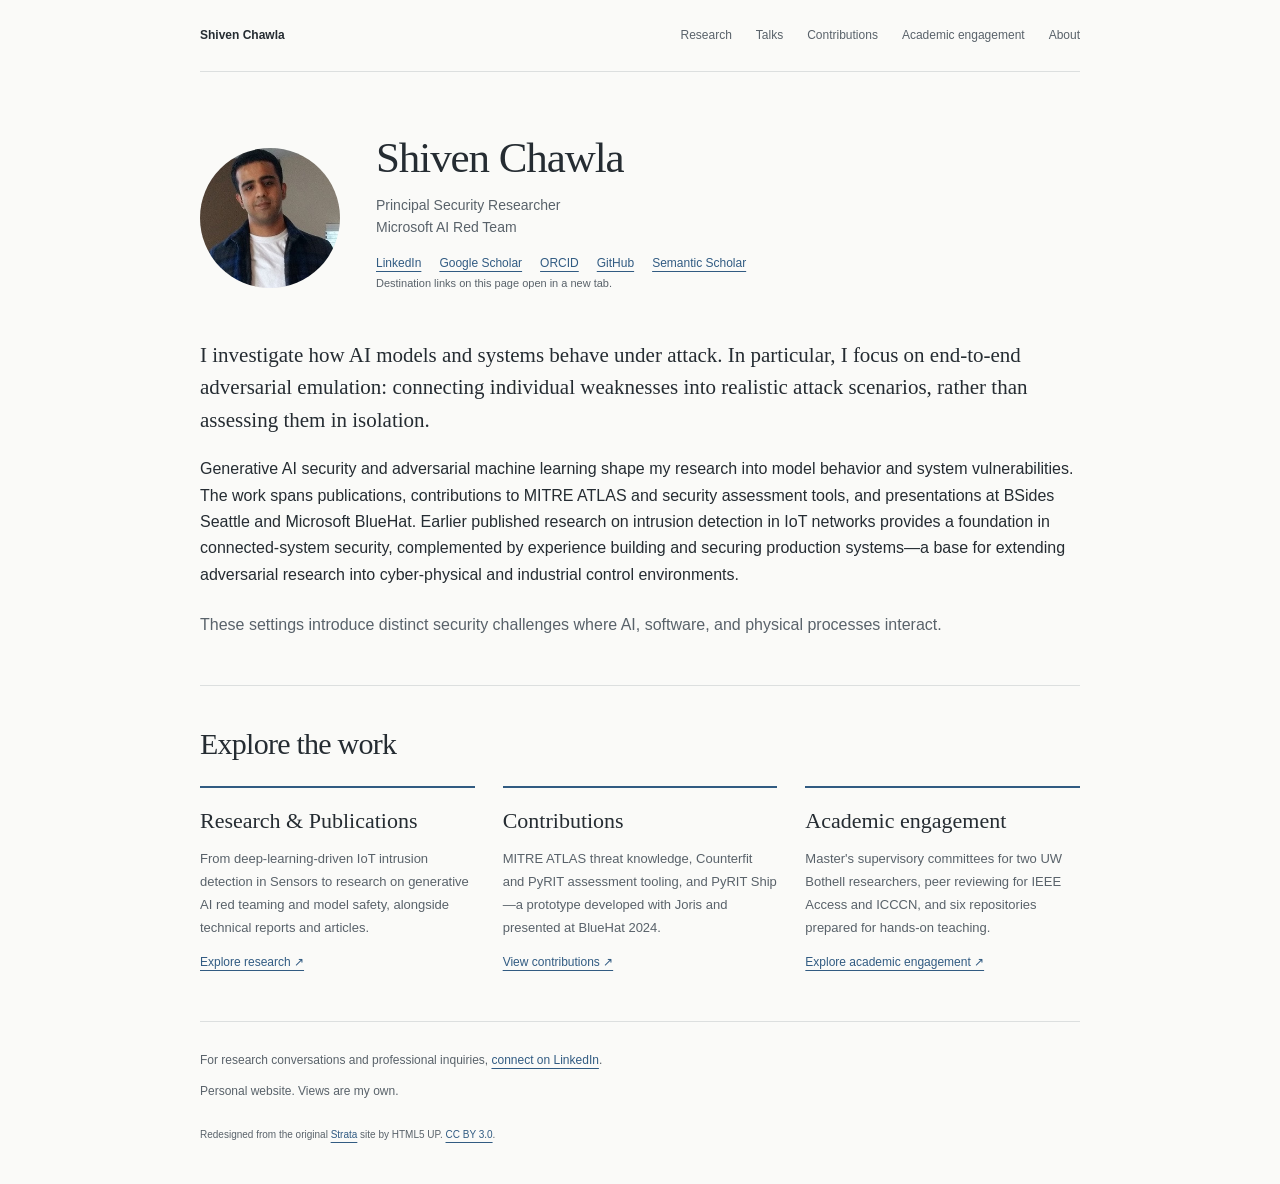
<file: index.html>
<!doctype html>
<html lang="en">
<head>
  <meta charset="utf-8">
  <meta name="viewport" content="width=device-width, initial-scale=1">
  <meta name="description" content="Shiven Chawla, Principal Security Researcher on Microsoft's AI Red Team. Cybersecurity and AI security research, adversarial emulation, publications, and academic engagement.">
  <meta name="theme-color" content="#fafaf8">
  <meta property="og:title" content="Shiven Chawla | Cybersecurity &amp; AI Security Research">
  <meta property="og:description" content="AI red teaming and end-to-end adversarial emulation, with published security research, contributions to MITRE ATLAS and AI assessment tools, and graduate research supervision.">
  <meta property="og:type" content="website">
  <meta property="og:url" content="https://shivenchawla.com/">
  <link rel="canonical" href="https://shivenchawla.com/">
  <link rel="stylesheet" href="assets/css/studio.css">
  <title>Shiven Chawla | Cybersecurity &amp; AI Security Research</title>
</head>
<body>
  <a class="skip-link" href="#main">Skip to content</a>
  <header class="site-header page-width">
    <a class="home-link" href="index.html">Shiven Chawla</a>
    <nav aria-label="Main navigation">
      <a href="research.html" target="_blank" rel="noopener noreferrer" aria-describedby="new-tab-note">Research</a>
      <a href="talks.html" target="_blank" rel="noopener noreferrer" aria-describedby="new-tab-note">Talks</a>
      <a href="contributions.html" target="_blank" rel="noopener noreferrer" aria-describedby="new-tab-note">Contributions</a>
      <a href="service.html" target="_blank" rel="noopener noreferrer" aria-describedby="new-tab-note">Academic engagement</a>
      <a href="about.html" target="_blank" rel="noopener noreferrer" aria-describedby="new-tab-note">About</a>
    </nav>
  </header>
  <main id="main" class="page-width">
    <section class="introduction" id="top" aria-labelledby="intro-title">
      <div class="profile-heading">
        <img class="portrait" src="images/avatar.jpg" alt="Shiven Chawla" width="140" height="140">
        <div>
          <h1 id="intro-title">Shiven Chawla</h1>
          <p class="role">Principal Security Researcher<br>Microsoft AI Red Team</p>
          <div class="profile-links" aria-label="Professional and research profiles">
            <a href="https://www.linkedin.com/in/shivenchawla/" target="_blank" rel="noopener noreferrer" aria-describedby="new-tab-note">LinkedIn</a>
            <a href="https://scholar.google.com/citations?hl=en&amp;user=bYypffMAAAAJ" target="_blank" rel="noopener noreferrer" aria-describedby="new-tab-note">Google Scholar</a>
            <a href="https://orcid.org/0000-0002-0583-6494" target="_blank" rel="noopener noreferrer" aria-describedby="new-tab-note">ORCID</a>
            <a href="https://github.com/shivenchawla" target="_blank" rel="noopener noreferrer" aria-describedby="new-tab-note">GitHub</a>
            <a href="https://www.semanticscholar.org/author/Shiven-Chawla/26636213" target="_blank" rel="noopener noreferrer" aria-describedby="new-tab-note">Semantic Scholar</a>
          </div>
          <p class="new-tab-note" id="new-tab-note">Destination links on this page open in a new tab.</p>
        </div>
      </div>
      <div class="introduction-copy">
        <p class="lead">I investigate how AI models and systems behave under attack. In particular, I focus on end-to-end adversarial emulation: connecting individual weaknesses into realistic attack scenarios, rather than assessing them in isolation.</p>
        <p>Generative AI security and adversarial machine learning shape my research into model behavior and system vulnerabilities. The work spans publications, contributions to MITRE ATLAS and security assessment tools, and presentations at BSides Seattle and Microsoft BlueHat. Earlier published research on intrusion detection in IoT networks provides a foundation in connected-system security, complemented by experience building and securing production systems—a base for extending adversarial research into cyber-physical and industrial control environments.</p>
        <p class="research-outlook">These settings introduce distinct security challenges where AI, software, and physical processes interact.</p>
      </div>
    </section>

    <section class="page-section" aria-labelledby="highlights-title">
      <div class="section-heading">
        <h2 id="highlights-title">Explore the work</h2>
      </div>
      <div class="highlights">
        <article class="highlight">
          <h3>Research &amp; Publications</h3>
          <p>From deep-learning-driven IoT intrusion detection in <cite>Sensors</cite> to research on generative AI red teaming and model safety, alongside technical reports and articles.</p>
          <a href="research.html" target="_blank" rel="noopener noreferrer" aria-describedby="new-tab-note">Explore research &nearr;</a>
        </article>
        <article class="highlight">
          <h3>Contributions</h3>
          <p>MITRE ATLAS threat knowledge, Counterfit and PyRIT assessment tooling, and PyRIT Ship—a prototype developed with Joris and presented at BlueHat 2024.</p>
          <a href="contributions.html" target="_blank" rel="noopener noreferrer" aria-describedby="new-tab-note">View contributions &nearr;</a>
        </article>
        <article class="highlight">
          <h3>Academic engagement</h3>
          <p>Master's supervisory committees for two UW Bothell researchers, peer reviewing for IEEE Access and ICCCN, and six repositories prepared for hands-on teaching.</p>
          <a href="service.html" target="_blank" rel="noopener noreferrer" aria-describedby="new-tab-note">Explore academic engagement &nearr;</a>
        </article>
      </div>
    </section>
  </main>
  <footer class="site-footer page-width">
    <p>For research conversations and professional inquiries, <a href="https://www.linkedin.com/in/shivenchawla/" target="_blank" rel="noopener noreferrer" aria-describedby="new-tab-note">connect on LinkedIn</a>.</p>
    <p>Personal website. Views are my own.</p>
    <p class="credits">Redesigned from the original <a href="https://html5up.net/strata" target="_blank" rel="noopener noreferrer" aria-describedby="new-tab-note">Strata</a> site by HTML5 UP. <a href="https://creativecommons.org/licenses/by/3.0/" target="_blank" rel="noopener noreferrer" aria-describedby="new-tab-note">CC BY 3.0</a>.</p>
  </footer>
</body>
</html>
</file>
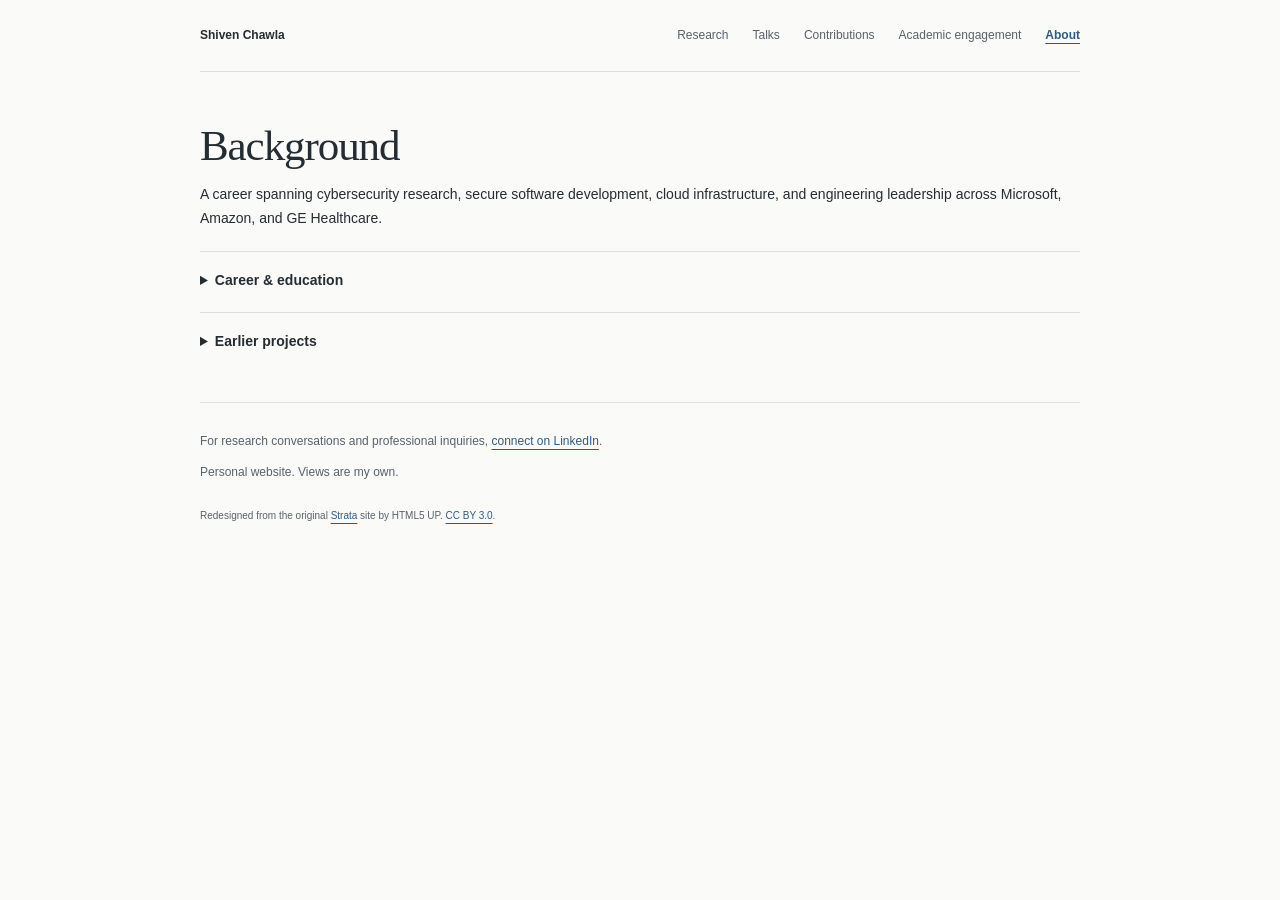
<file: about.html>
<!doctype html>
<html lang="en">
<head>
  <meta charset="utf-8">
  <meta name="viewport" content="width=device-width, initial-scale=1">
  <meta name="description" content="Shiven Chawla, Principal Security Researcher on Microsoft's AI Red Team. Cybersecurity and AI security research, adversarial emulation, publications, and academic engagement.">
  <meta name="theme-color" content="#fafaf8">
  <meta property="og:title" content="About | Shiven Chawla">
  <meta property="og:description" content="Research in AI red teaming, adversarial machine learning, and connected-system security.">
  <meta property="og:type" content="website">
  <meta property="og:url" content="https://shivenchawla.com/about.html">
  <link rel="canonical" href="https://shivenchawla.com/about.html">
  <link rel="stylesheet" href="assets/css/studio.css">
  
  <title>About | Shiven Chawla</title>
</head>
<body>
  <a class="skip-link" href="#main">Skip to content</a>
  <header class="site-header page-width">
    <a class="home-link" href="index.html">Shiven Chawla</a>
    <nav aria-label="Main navigation">
      <a href="research.html">Research</a>
      <a href="talks.html">Talks</a>
      <a href="contributions.html">Contributions</a>
      <a href="service.html">Academic engagement</a>
      <a href="about.html" aria-current="page">About</a>
    </nav>
  </header>
  <main id="main" class="page-width">
    <section class="page-section" id="background" aria-labelledby="background-title">
      <h1 id="background-title">Background</h1>
      <p>A career spanning cybersecurity research, secure software development, cloud infrastructure, and engineering leadership across Microsoft, Amazon, and GE Healthcare.</p>
      <details class="career-details">
        <summary>Career &amp; education</summary>
        <ol class="timeline">
          <li><span class="timeline-date">2023–present</span><div><h3>Microsoft · AI Red Team</h3><p>Offensive security and AI security research. Principal Security Researcher since September 2026, following Senior Security Researcher and Offsec Engineer II roles.</p></div></li>
          <li><span class="timeline-date">2022–2023</span><div><h3>Microsoft · Azure Trustworthy Machine Learning</h3><p>AI security assessment tooling and adversarial ML. The team later became AI Red Team.</p></div></li>
          <li><span class="timeline-date">2021–2022</span><div><h3>Microsoft · Azure Core / Autopilot</h3><p>Software engineering for cloud infrastructure and fleet management.</p></div></li>
          <li><span class="timeline-date">2020–2021</span><div><h3>Amazon · Payments</h3><p>Software engineering for payment services and machine-learning pipelines.</p></div></li>
          <li><span class="timeline-date">2018–2020</span><div><h3>GE Healthcare</h3><p>Software Engineer Project Lead and Privacy and Security Representative. Cloud-native platform development, threat modeling, security assessment, and secure development practices.</p></div></li>
          <li><span class="timeline-date">2017–2018</span><div><h3>Amazon Web Services · Lumberyard</h3><p>Software development in test and test automation architecture.</p></div></li>
          <li><span class="timeline-date">2015–2017</span><div><h3>University of Washington Bothell</h3><p>M.S., Cyber Security Engineering. Graduate research on ML-based intrusion detection for IoT networks, software security consulting, and teaching assistance in 2016–2017.</p></div></li>
          <li><span class="timeline-date">2015</span><div><h3>Caterpillar</h3><p>Software development and automation for logistics operations.</p></div></li>
          <li><span class="timeline-date">2013</span><div><h3>Beehive Systems</h3><p>Software development internship focused on real-time multimedia processing and archival.</p></div></li>
          <li><span class="timeline-date">2010–2014</span><div><h3>Sharda University</h3><p>B.Tech., Computer Science &amp; Engineering.</p></div></li>
        </ol>
      </details>
      <details class="archive">
        <summary>Earlier projects</summary>
        <p>Selected projects from the original portfolio.</p>
        <ul>
          <li><a href="service.html#teaching">Security teaching resources and interactive labs</a></li>
          <li>Virtual Student Advisor: <a href="https://github.com/VSAResearchGroup/MathEngine">MathEngine</a></li>
          <li><a href="https://bitbucket.org/account/user/me_chawlashiven/projects/CSS527">Cryptography &amp; Data Assurance</a> · <a href="https://bitbucket.org/account/user/me_chawlashiven/projects/CSS579">Malware Reverse Engineering</a></li>
        </ul>
      </details>
    </section>
  </main>
  <footer class="site-footer page-width">
    <p>For research conversations and professional inquiries, <a href="https://www.linkedin.com/in/shivenchawla/">connect on LinkedIn</a>.</p>
    <p>Personal website. Views are my own.</p>
    <p class="credits">Redesigned from the original <a href="https://html5up.net/strata">Strata</a> site by HTML5 UP. <a href="https://creativecommons.org/licenses/by/3.0/">CC BY 3.0</a>.</p>
  </footer>
</body>
</html>
</file>
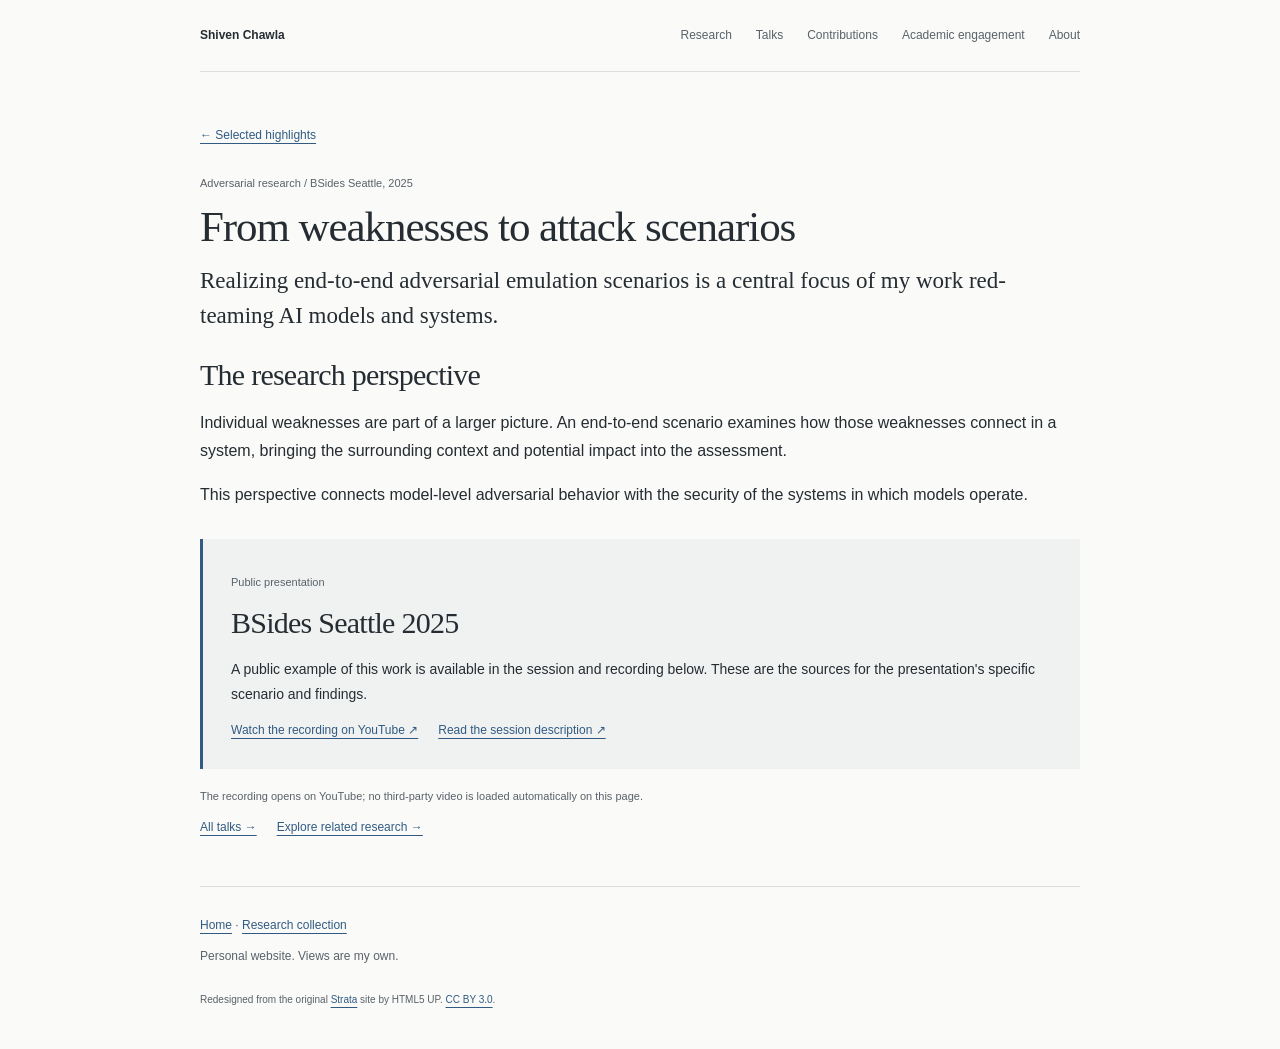
<file: adversarial-emulation.html>
<!doctype html>
<html lang="en">
<head>
  <meta charset="utf-8">
  <meta name="viewport" content="width=device-width, initial-scale=1">
  <meta name="description" content="Shiven Chawla's focus on end-to-end adversarial emulation for AI systems, with a public example presented at BSides Seattle 2025.">
  <meta name="theme-color" content="#fafaf8">
  <meta property="og:title" content="Adversarial Emulation | Shiven Chawla">
  <meta property="og:description" content="Connecting individual weaknesses into realistic adversarial scenarios against AI models and systems.">
  <meta property="og:type" content="website">
  <meta property="og:url" content="https://shivenchawla.com/adversarial-emulation.html">
  <link rel="canonical" href="https://shivenchawla.com/adversarial-emulation.html">
  <link rel="stylesheet" href="assets/css/studio.css">
  <title>Adversarial Emulation | Shiven Chawla</title>
</head>
<body>
  <a class="skip-link" href="#main">Skip to content</a>
  <header class="site-header page-width">
    <a class="home-link" href="index.html">Shiven Chawla</a>
    <nav aria-label="Main navigation">
      <a href="research.html">Research</a>
      <a href="talks.html">Talks</a>
      <a href="contributions.html">Contributions</a>
      <a href="service.html">Academic engagement</a>
      <a href="about.html">About</a>
    </nav>
  </header>
  <main id="main" class="page-width">
    <section class="page-section" aria-labelledby="page-title">
      <a class="back-link" href="index.html#highlights-title">&larr; Selected highlights</a>
      <p class="entry-meta">Adversarial research / BSides Seattle, 2025</p>
      <h1 id="page-title">From weaknesses to attack scenarios</h1>
      <p class="lead">Realizing end-to-end adversarial emulation scenarios is a central focus of my work red-teaming AI models and systems.</p>
      <h2>The research perspective</h2>
      <p>Individual weaknesses are part of a larger picture. An end-to-end scenario examines how those weaknesses connect in a system, bringing the surrounding context and potential impact into the assessment.</p>
      <p>This perspective connects model-level adversarial behavior with the security of the systems in which models operate.</p>
      <aside class="recording-panel" aria-labelledby="recording-title">
        <span class="highlight-kind">Public presentation</span>
        <h2 id="recording-title">BSides Seattle 2025</h2>
        <p>A public example of this work is available in the session and recording below. These are the sources for the presentation's specific scenario and findings.</p>
        <div class="entry-links"><a href="https://www.youtube.com/watch?v=z-U7c4dgFIo">Watch the recording on YouTube &nearr;</a><a href="https://bsides-seattle-2025.sessionize.com/session/843449">Read the session description &nearr;</a></div>
      </aside>
      <p class="source-note">The recording opens on YouTube; no third-party video is loaded automatically on this page.</p>
      <div class="entry-links"><a href="talks.html#adversarial-work">All talks &rarr;</a><a href="research.html?topic=emulation">Explore related research &rarr;</a></div>
    </section>
  </main>
  <footer class="site-footer page-width">
    <p><a href="index.html">Home</a> · <a href="research.html">Research collection</a></p>
    <p>Personal website. Views are my own.</p>
    <p class="credits">Redesigned from the original <a href="https://html5up.net/strata">Strata</a> site by HTML5 UP. <a href="https://creativecommons.org/licenses/by/3.0/">CC BY 3.0</a>.</p>
  </footer>
</body>
</html>
</file>
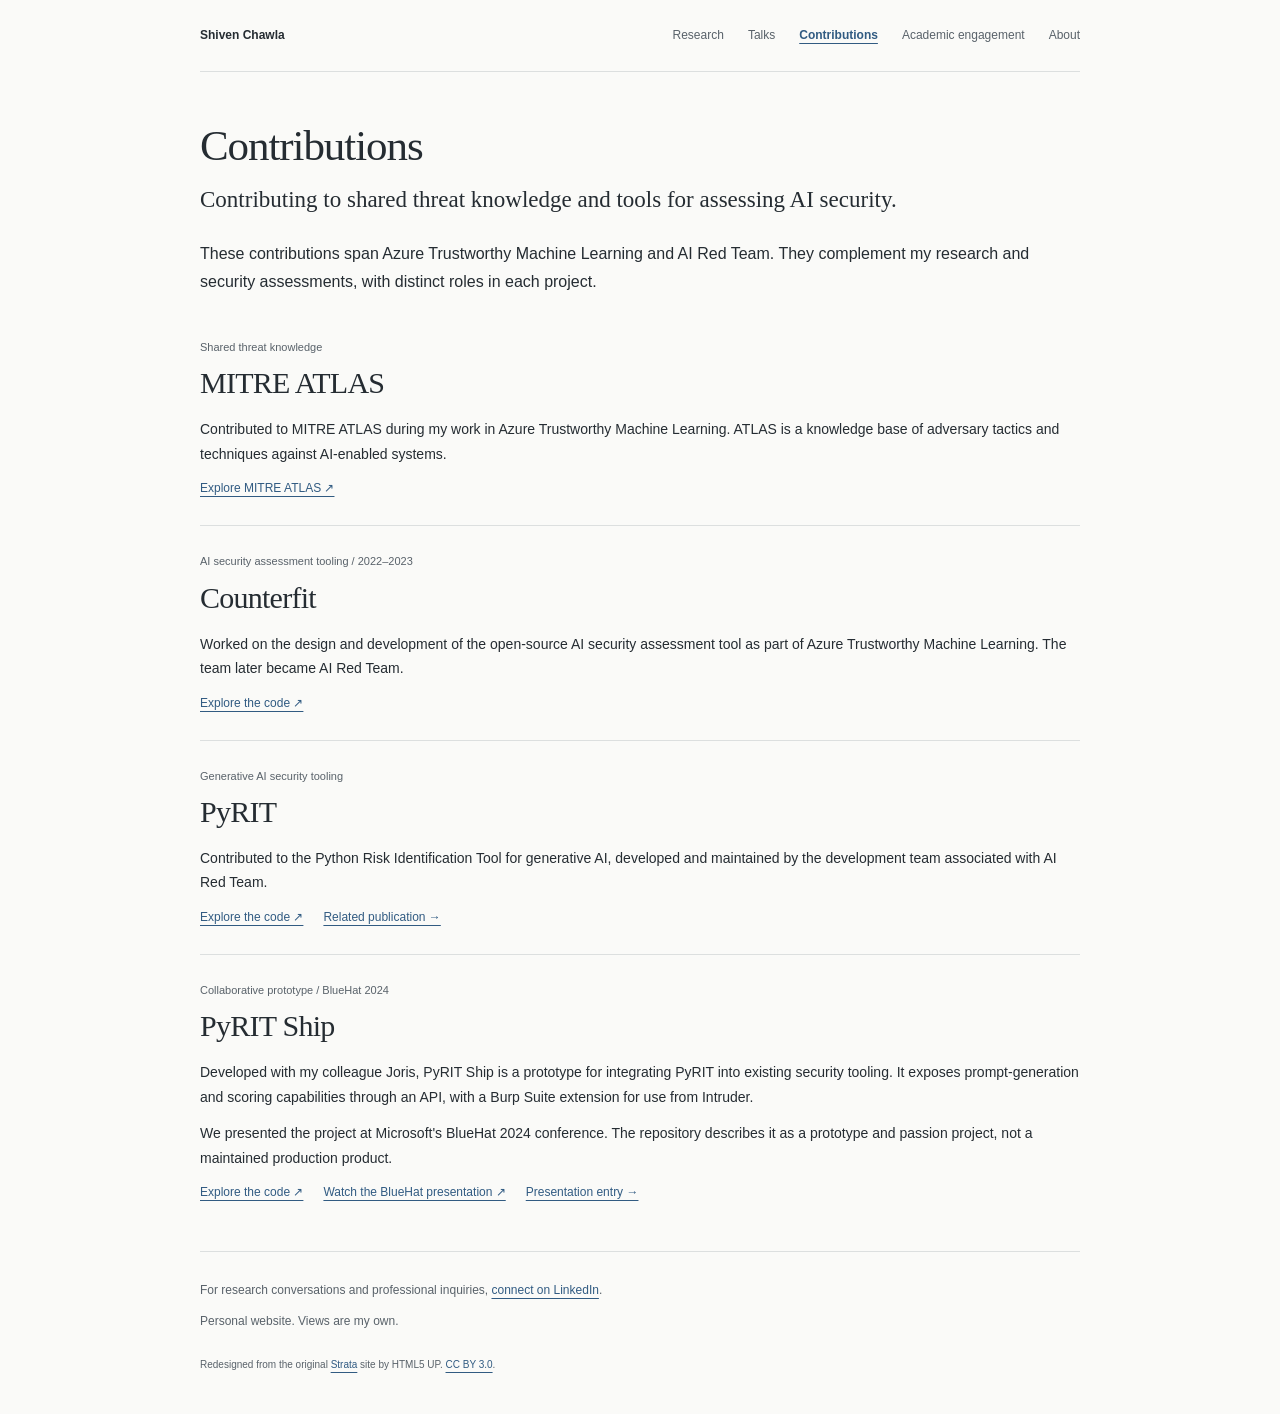
<file: contributions.html>
<!doctype html>
<html lang="en">
<head>
  <meta charset="utf-8">
  <meta name="viewport" content="width=device-width, initial-scale=1">
  <meta name="description" content="Shiven Chawla's contributions to MITRE ATLAS, Counterfit, PyRIT, and PyRIT Ship: shared threat knowledge and AI security assessment tools.">
  <meta name="theme-color" content="#fafaf8">
  <meta property="og:title" content="Contributions | Shiven Chawla">
  <meta property="og:description" content="Contributions to shared AI threat knowledge and security assessment tooling.">
  <meta property="og:type" content="website">
  <meta property="og:url" content="https://shivenchawla.com/contributions.html">
  <link rel="canonical" href="https://shivenchawla.com/contributions.html">
  <link rel="stylesheet" href="assets/css/studio.css">
  <title>Contributions | Shiven Chawla</title>
</head>
<body>
  <a class="skip-link" href="#main">Skip to content</a>
  <header class="site-header page-width">
    <a class="home-link" href="index.html">Shiven Chawla</a>
    <nav aria-label="Main navigation">
      <a href="research.html">Research</a>
      <a href="talks.html">Talks</a>
      <a href="contributions.html" aria-current="page">Contributions</a>
      <a href="service.html">Academic engagement</a>
      <a href="about.html">About</a>
    </nav>
  </header>
  <main id="main" class="page-width">
    <section class="page-section" aria-labelledby="page-title">
      <h1 id="page-title">Contributions</h1>
      <p class="lead">Contributing to shared threat knowledge and tools for assessing AI security.</p>
      <p>These contributions span Azure Trustworthy Machine Learning and AI Red Team. They complement my research and security assessments, with distinct roles in each project.</p>
      <article class="work-entry" id="atlas-work">
        <p class="entry-meta">Shared threat knowledge</p>
        <h2>MITRE ATLAS</h2>
        <p>Contributed to MITRE ATLAS during my work in Azure Trustworthy Machine Learning. ATLAS is a knowledge base of adversary tactics and techniques against AI-enabled systems.</p>
        <div class="entry-links"><a href="https://atlas.mitre.org/">Explore MITRE ATLAS &nearr;</a></div>
      </article>
      <article class="work-entry" id="counterfit-work">
        <p class="entry-meta">AI security assessment tooling / 2022–2023</p>
        <h2>Counterfit</h2>
        <p>Worked on the design and development of the open-source AI security assessment tool as part of Azure Trustworthy Machine Learning. The team later became AI Red Team.</p>
        <div class="entry-links"><a href="https://github.com/Azure/counterfit">Explore the code &nearr;</a></div>
      </article>
      <article class="work-entry" id="pyrit-work">
        <p class="entry-meta">Generative AI security tooling</p>
        <h2>PyRIT</h2>
        <p>Contributed to the Python Risk Identification Tool for generative AI, developed and maintained by the development team associated with AI Red Team.</p>
        <div class="entry-links"><a href="https://github.com/Azure/PyRIT">Explore the code &nearr;</a><a href="research.html#pyrit-paper">Related publication &rarr;</a></div>
      </article>
      <article class="work-entry" id="pyrit-ship">
        <p class="entry-meta">Collaborative prototype / BlueHat 2024</p>
        <h2>PyRIT Ship</h2>
        <p>Developed with my colleague Joris, PyRIT Ship is a prototype for integrating PyRIT into existing security tooling. It exposes prompt-generation and scoring capabilities through an API, with a Burp Suite extension for use from Intruder.</p>
        <p>We presented the project at Microsoft's BlueHat 2024 conference. The repository describes it as a prototype and passion project, not a maintained production product.</p>
        <div class="entry-links"><a href="https://github.com/shivenchawla/PyRIT-Ship">Explore the code &nearr;</a><a href="https://www.youtube.com/watch?v=wna5aIVfucI">Watch the BlueHat presentation &nearr;</a><a href="talks.html#pyrit-ship-talk">Presentation entry &rarr;</a></div>
      </article>
    </section>
  </main>
  <footer class="site-footer page-width">
    <p>For research conversations and professional inquiries, <a href="https://www.linkedin.com/in/shivenchawla/">connect on LinkedIn</a>.</p>
    <p>Personal website. Views are my own.</p>
    <p class="credits">Redesigned from the original <a href="https://html5up.net/strata">Strata</a> site by HTML5 UP. <a href="https://creativecommons.org/licenses/by/3.0/">CC BY 3.0</a>.</p>
  </footer>
</body>
</html>
</file>
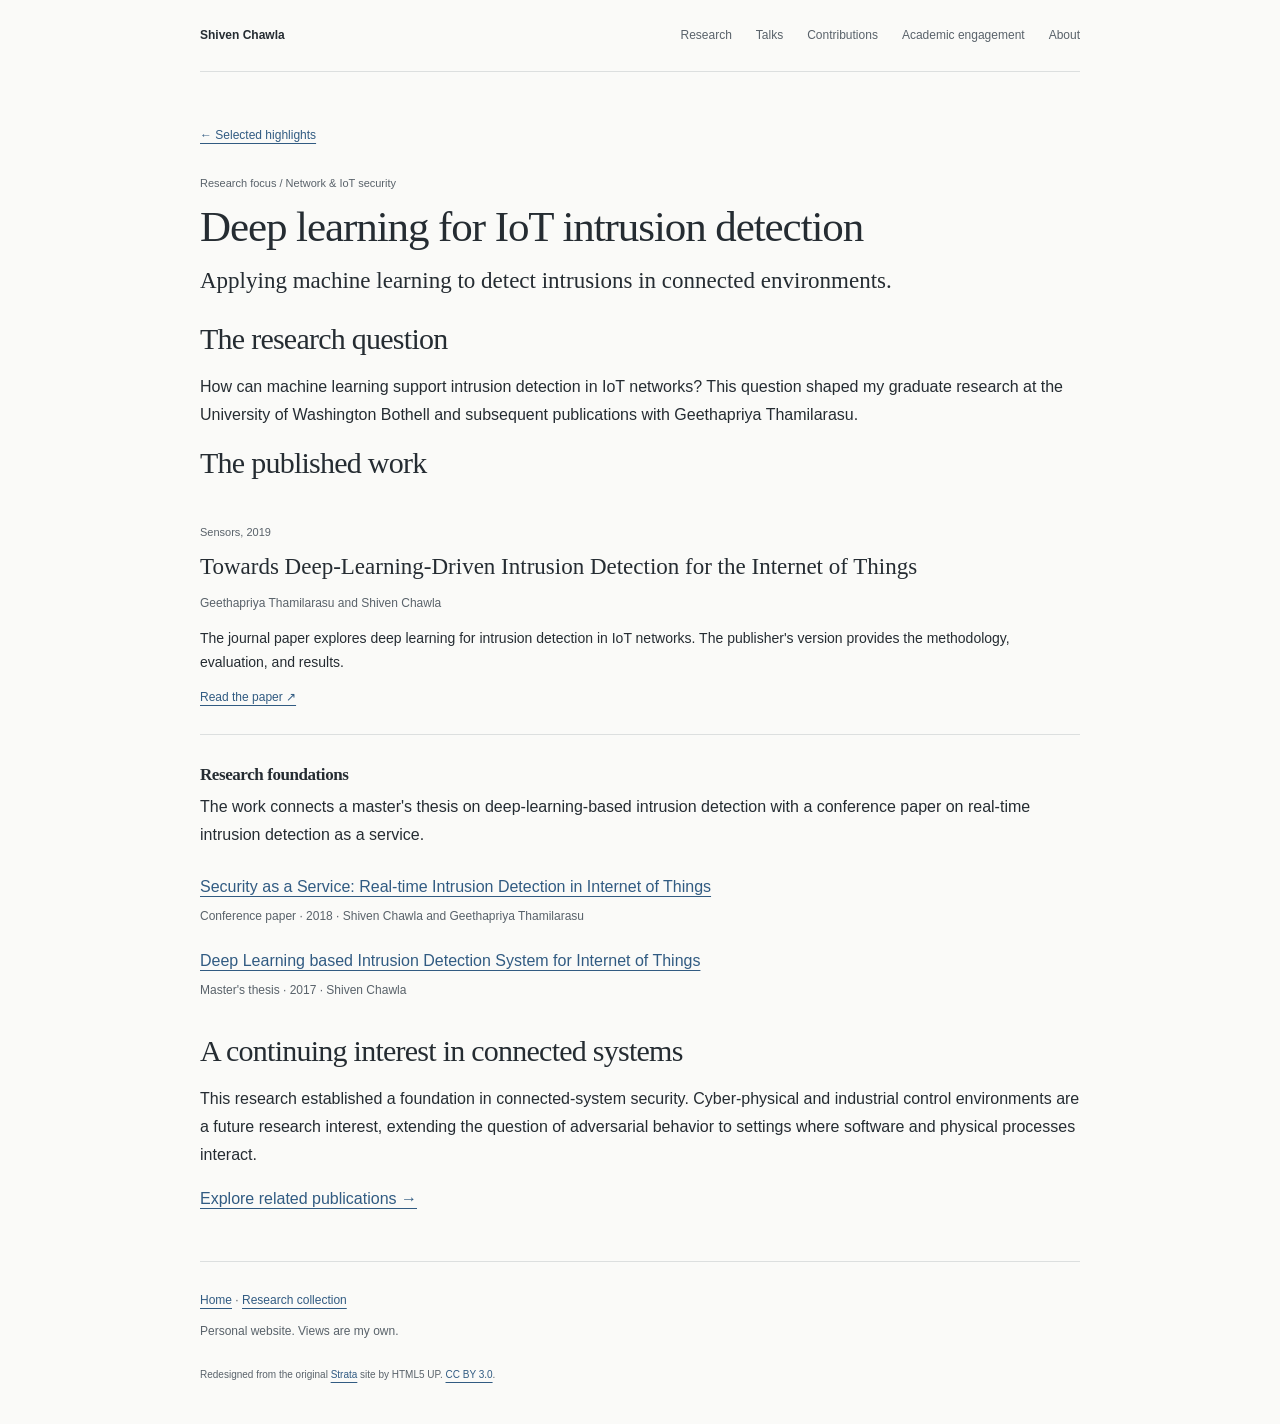
<file: iot-research.html>
<!doctype html>
<html lang="en">
<head>
  <meta charset="utf-8">
  <meta name="viewport" content="width=device-width, initial-scale=1">
  <meta name="description" content="Shiven Chawla's research on deep-learning-driven intrusion detection for IoT networks, with related papers and master's thesis.">
  <meta name="theme-color" content="#fafaf8">
  <meta property="og:title" content="IoT Intrusion Detection | Shiven Chawla">
  <meta property="og:description" content="Research on applying machine learning to security in connected environments.">
  <meta property="og:type" content="website">
  <meta property="og:url" content="https://shivenchawla.com/iot-research.html">
  <link rel="canonical" href="https://shivenchawla.com/iot-research.html">
  <link rel="stylesheet" href="assets/css/studio.css">
  <title>IoT Intrusion Detection | Shiven Chawla</title>
</head>
<body>
  <a class="skip-link" href="#main">Skip to content</a>
  <header class="site-header page-width">
    <a class="home-link" href="index.html">Shiven Chawla</a>
    <nav aria-label="Main navigation">
      <a href="research.html">Research</a>
      <a href="talks.html">Talks</a>
      <a href="contributions.html">Contributions</a>
      <a href="service.html">Academic engagement</a>
      <a href="about.html">About</a>
    </nav>
  </header>
  <main id="main" class="page-width">
    <section class="page-section" aria-labelledby="page-title">
      <a class="back-link" href="index.html#highlights-title">&larr; Selected highlights</a>
      <p class="entry-meta">Research focus / Network &amp; IoT security</p>
      <h1 id="page-title">Deep learning for IoT intrusion detection</h1>
      <p class="lead">Applying machine learning to detect intrusions in connected environments.</p>
      <h2>The research question</h2>
      <p>How can machine learning support intrusion detection in IoT networks? This question shaped my graduate research at the University of Washington Bothell and subsequent publications with Geethapriya Thamilarasu.</p>
      <h2>The published work</h2>
      <article class="work-entry">
        <p class="entry-meta">Sensors, 2019</p>
        <h3>Towards Deep-Learning-Driven Intrusion Detection for the Internet of Things</h3>
        <p class="authors">Geethapriya Thamilarasu and Shiven Chawla</p>
        <p>The journal paper explores deep learning for intrusion detection in IoT networks. The publisher's version provides the methodology, evaluation, and results.</p>
        <div class="entry-links"><a href="https://doi.org/10.3390/s19091977">Read the paper &nearr;</a></div>
      </article>
      <h2 class="subheading">Research foundations</h2>
      <p>The work connects a master's thesis on deep-learning-based intrusion detection with a conference paper on real-time intrusion detection as a service.</p>
      <ul class="resource-list">
        <li><a href="https://doi.org/10.1145/3212687.3212872">Security as a Service: Real-time Intrusion Detection in Internet of Things</a><span>Conference paper · 2018 · Shiven Chawla and Geethapriya Thamilarasu</span></li>
        <li><a href="https://digital.lib.washington.edu/researchworks/handle/1773/39829">Deep Learning based Intrusion Detection System for Internet of Things</a><span>Master's thesis · 2017 · Shiven Chawla</span></li>
      </ul>
      <h2>A continuing interest in connected systems</h2>
      <p>This research established a foundation in connected-system security. Cyber-physical and industrial control environments are a future research interest, extending the question of adversarial behavior to settings where software and physical processes interact.</p>
      <a href="research.html?topic=network-security">Explore related publications &rarr;</a>
    </section>
  </main>
  <footer class="site-footer page-width">
    <p><a href="index.html">Home</a> · <a href="research.html">Research collection</a></p>
    <p>Personal website. Views are my own.</p>
    <p class="credits">Redesigned from the original <a href="https://html5up.net/strata">Strata</a> site by HTML5 UP. <a href="https://creativecommons.org/licenses/by/3.0/">CC BY 3.0</a>.</p>
  </footer>
</body>
</html>
</file>
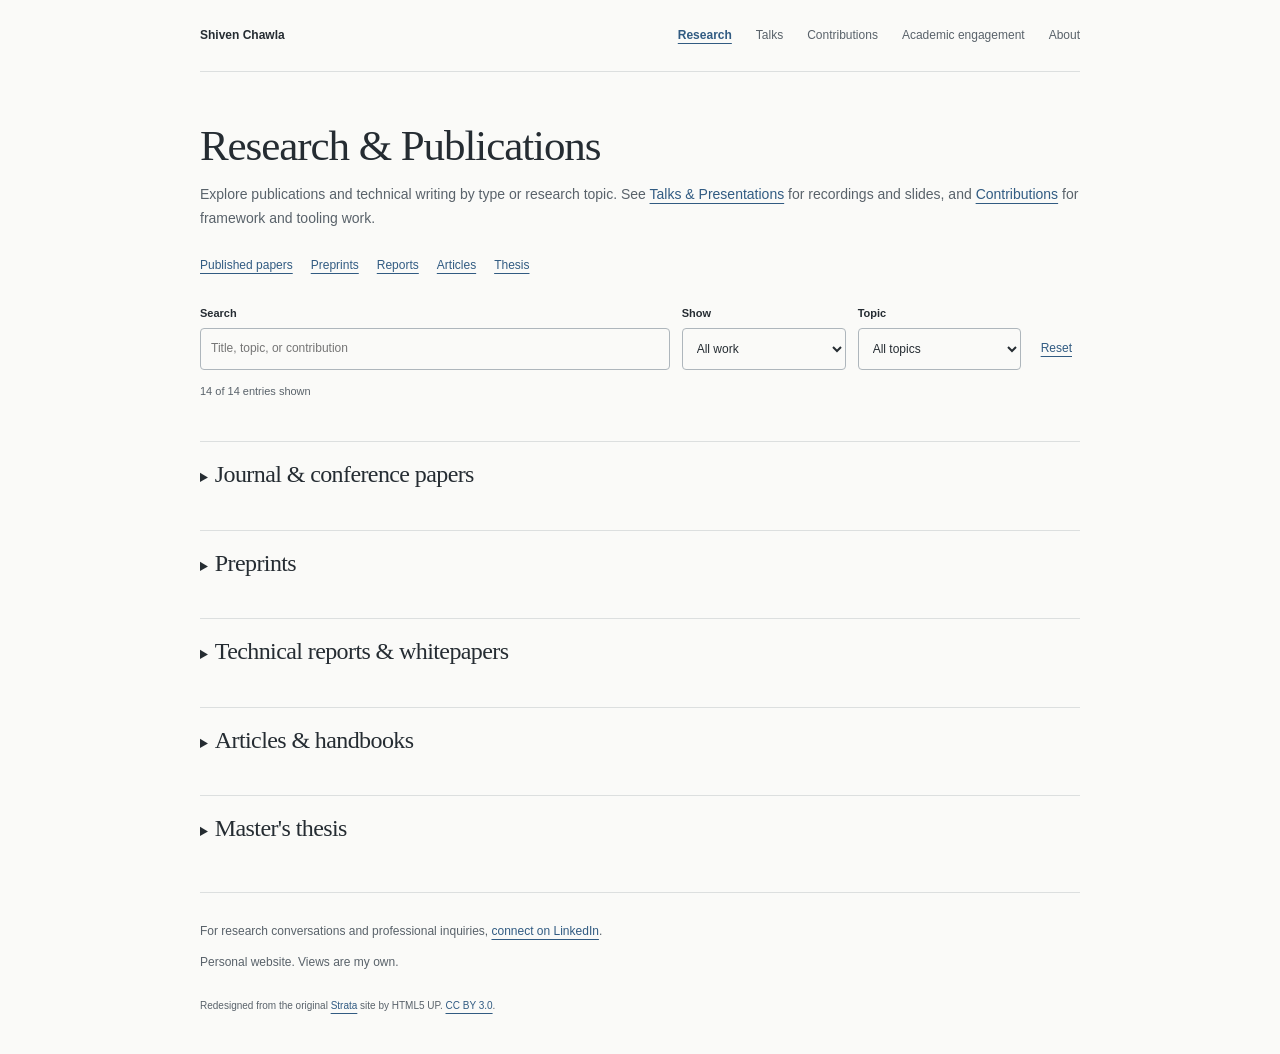
<file: research.html>
<!doctype html>
<html lang="en">
<head>
  <meta charset="utf-8">
  <meta name="viewport" content="width=device-width, initial-scale=1">
  <meta name="description" content="Shiven Chawla, Principal Security Researcher on Microsoft's AI Red Team. Cybersecurity and AI security research, adversarial emulation, publications, and academic engagement.">
  <meta name="theme-color" content="#fafaf8">
  <meta property="og:title" content="Research &amp; Publications | Shiven Chawla">
  <meta property="og:description" content="Research in AI red teaming, adversarial machine learning, and connected-system security.">
  <meta property="og:type" content="website">
  <meta property="og:url" content="https://shivenchawla.com/research.html">
  <link rel="canonical" href="https://shivenchawla.com/research.html">
  <link rel="stylesheet" href="assets/css/studio.css">
  <script src="assets/js/studio.js" defer></script>
  <title>Research &amp; Publications | Shiven Chawla</title>
</head>
<body>
  <a class="skip-link" href="#main">Skip to content</a>
  <header class="site-header page-width">
    <a class="home-link" href="index.html">Shiven Chawla</a>
    <nav aria-label="Main navigation">
      <a href="research.html" aria-current="page">Research</a>
      <a href="talks.html">Talks</a>
      <a href="contributions.html">Contributions</a>
      <a href="service.html">Academic engagement</a>
      <a href="about.html">About</a>
    </nav>
  </header>
  <main id="main" class="page-width">
    <section class="page-section" id="research" aria-labelledby="research-title">
      <h1 id="research-title">Research &amp; Publications</h1>
      <p class="section-intro">Explore publications and technical writing by type or research topic. See <a href="talks.html">Talks &amp; Presentations</a> for recordings and slides, and <a href="contributions.html">Contributions</a> for framework and tooling work.</p>
      <nav class="collection-nav" aria-label="Research categories">
        <a href="#published-papers">Published papers</a>
        <a href="#preprints">Preprints</a>
        <a href="#reports">Reports</a>
        <a href="#articles">Articles</a>
        <a href="#thesis">Thesis</a>
      </nav>
      <form class="work-controls" id="work-controls" role="search" aria-label="Filter research and publications" hidden>
        <div class="search-field">
          <label for="work-search">Search</label>
          <input id="work-search" type="search" placeholder="Title, topic, or contribution" autocomplete="off">
        </div>
        <div>
          <label for="type-filter">Show</label>
          <select id="type-filter">
            <option value="">All work</option>
            <option value="publication">Publications</option>
            <option value="thesis">Thesis</option>
            <option value="preprint">Preprints</option>
            <option value="report">Reports &amp; whitepapers</option>
            <option value="writing">Articles &amp; handbooks</option>
          </select>
        </div>
        <div>
          <label for="topic-filter">Topic</label>
          <select id="topic-filter">
            <option value="">All topics</option>
            <option value="red-teaming">AI red teaming</option>
            <option value="emulation">Adversarial emulation</option>
            <option value="adversarial-ml">Adversarial ML</option>
            <option value="threat-knowledge">Threat knowledge</option>
            <option value="network-security">Network &amp; IoT security</option>
          </select>
        </div>
        <button type="reset">Reset</button>
      </form>
      <p class="result-count" id="result-count" role="status" hidden></p>
      <noscript><p>All entries are listed below. Enable JavaScript to search or filter them.</p></noscript>
      <div id="work-list">
        <details class="work-group" id="published-papers">
          <summary><h2>Journal &amp; conference papers</h2></summary>
        <article class="work-entry" id="iot-paper" data-topics="network-security adversarial-ml" data-type="publication">
          <p class="entry-meta">Journal article <span aria-hidden="true">/</span> Sensors, 2019</p>
          <h3>Towards Deep-Learning-Driven Intrusion Detection for the Internet of Things</h3>
          <p class="authors">Geethapriya Thamilarasu and Shiven Chawla</p>
          <p>Research on applying deep learning to intrusion detection in IoT networks, building on graduate research at the University of Washington Bothell.</p>
          <div class="entry-links"><a href="iot-research.html">Research overview &rarr;</a><a href="https://doi.org/10.3390/s19091977">Paper &nearr;</a></div>
        </article>
        <article class="work-entry" id="security-service-paper" data-topics="network-security adversarial-ml" data-type="publication">
          <p class="entry-meta">Conference paper <span aria-hidden="true">/</span> ACM, 2018</p>
          <h3>Security as a Service: Real-time Intrusion Detection in Internet of Things</h3>
          <p class="authors">Shiven Chawla and Geethapriya Thamilarasu</p>
          <p>Research on real-time intrusion detection for connected IoT environments.</p>
          <div class="entry-links"><a href="https://doi.org/10.1145/3212687.3212872">Paper &nearr;</a></div>
        </article>
        <article class="work-entry" id="cellular-paper" data-topics="network-security" data-type="publication">
          <p class="entry-meta">Conference paper <span aria-hidden="true">/</span> IEEE, 2014</p>
          <h3>Fat time optimization protocol in cellular networks</h3>
          <p class="authors">Shiven Chawla and Sakshi Agarwal</p>
          <p>Earlier research on protocol optimization in cellular networks.</p>
          <div class="entry-links"><a href="https://ieeexplore.ieee.org/document/6897150/">Paper &nearr;</a></div>
        </article>
        </details>
        <details class="work-group" id="preprints">
          <summary><h2>Preprints</h2></summary>
        <article class="work-entry" id="lessons-paper" data-topics="red-teaming emulation" data-type="preprint">
          <p class="entry-meta">Preprint &amp; Microsoft whitepaper <span aria-hidden="true">/</span> 2025</p>
          <h3>Lessons From Red Teaming 100 Generative AI Products</h3>
          <p>Co-authored research drawing together lessons from red-teaming generative AI products. The preprint and Microsoft whitepaper are linked here as versions of the same work.</p>
          <div class="entry-links"><a href="https://arxiv.org/abs/2501.07238">Preprint &nearr;</a><a href="https://airedteamwhitepapers.blob.core.windows.net/lessonswhitepaper/MS_AIRT_Lessons_eBook.pdf">Whitepaper PDF &nearr;</a><a href="https://www.microsoft.com/en-us/microsoft-cloud/blog/2025/01/14/enhancing-ai-safety-insights-and-lessons-from-red-teaming/">Related blog &nearr;</a></div>
        </article>
        <article class="work-entry" id="phi3-paper" data-topics="red-teaming adversarial-ml" data-type="preprint">
          <p class="entry-meta">Preprint <span aria-hidden="true">/</span> arXiv, 2024</p>
          <h3>Phi-3 Safety Post-Training: Aligning Language Models with a "Break-Fix" Cycle</h3>
          <p>Co-authored research on safety post-training and iterative evaluation of language models.</p>
          <div class="entry-links"><a href="https://arxiv.org/abs/2407.13833">Preprint &nearr;</a></div>
        </article>
        <article class="work-entry" id="pyrit-paper" data-topics="red-teaming adversarial-ml" data-type="preprint">
          <p class="entry-meta">Preprint <span aria-hidden="true">/</span> arXiv, 2024</p>
          <h3>PyRIT: A Framework for Security Risk Identification and Red Teaming in Generative AI Systems</h3>
          <p>Co-authored the paper describing the PyRIT framework. See the <a href="contributions.html#pyrit-work">software contribution</a> for project context.</p>
          <div class="entry-links"><a href="https://arxiv.org/abs/2410.02828">Preprint &nearr;</a></div>
        </article>
        </details>
        <details class="work-group" id="reports">
          <summary><h2>Technical reports &amp; whitepapers</h2></summary>
        <article class="work-entry" id="phi4-report" data-topics="red-teaming adversarial-ml" data-type="report">
          <p class="entry-meta">Technical report <span aria-hidden="true">/</span> Microsoft, 2024</p>
          <h3>Phi-4 Technical Report</h3>
          <p>Contributed to the technical report documenting the Phi-4 model.</p>
          <div class="entry-links"><a href="https://arxiv.org/abs/2412.08905">Report &nearr;</a></div>
        </article>
        </details>
        <details class="work-group" id="articles">
          <summary><h2>Articles &amp; handbooks</h2></summary>
        <article class="work-entry" id="sra-article" data-topics="red-teaming" data-type="writing">
          <p class="entry-meta">Article contribution <span aria-hidden="true">/</span> Security Risk Advisors, 2025</p>
          <h3>AI vs. AI: Red Teaming with PyRIT</h3>
          <p>Technical writing contribution on AI red teaming with PyRIT.</p>
          <div class="entry-links"><a href="https://sra.io/blog/ai-vs-ai-red-teaming-with-pyrit/">Read article &nearr;</a></div>
        </article>
        <article class="work-entry" id="pyrit-article" data-topics="red-teaming" data-type="writing">
          <p class="entry-meta">Article contribution <span aria-hidden="true">/</span> Microsoft Security Blog, 2024</p>
          <h3>Announcing Microsoft's open automation framework to red team generative AI systems</h3>
          <p>Contributed to this article introducing PyRIT for generative AI red teaming.</p>
          <div class="entry-links"><a href="https://www.microsoft.com/en-us/security/blog/2024/02/22/announcing-microsofts-open-automation-framework-to-red-team-generative-ai-systems/">Read article &nearr;</a></div>
        </article>
        <article class="work-entry" id="bluehat-article" data-topics="red-teaming" data-type="writing">
          <p class="entry-meta">Article contribution <span aria-hidden="true">/</span> Microsoft Security Response Center, 2024</p>
          <h3>Announcing the BlueHat 2024 sessions</h3>
          <p>Contributed to this article announcing the BlueHat 2024 sessions.</p>
          <div class="entry-links"><a href="https://msrc.microsoft.com/blog/2024/10/announcing-the-bluehat-2024-sessions/">Read article &nearr;</a></div>
        </article>
        <article class="work-entry" id="ai-cybersecurity-handbook" data-topics="red-teaming adversarial-ml" data-type="writing">
          <p class="entry-meta">Handbook contribution <span aria-hidden="true">/</span> Orange Cyberdefense, 2024</p>
          <h3>AI and Cybersecurity</h3>
          <p>Contributed to the handbook on AI and cybersecurity.</p>
          <div class="entry-links"><a href="https://www.orangecyberdefense.com/fileadmin/dk/Events/OCD_Live_24/AI_and_Cybersecurity_How_Microsoft_Empowers_Defenders.pdf">Handbook PDF &nearr;</a></div>
        </article>
        <article class="work-entry" id="secure-ai-article" data-topics="adversarial-ml threat-knowledge" data-type="writing">
          <p class="entry-meta">Article contribution <span aria-hidden="true">/</span> Microsoft Security Blog, 2023</p>
          <h3>New research, tooling, and partnerships for more secure AI and machine learning</h3>
          <p>Contributed to this article on research, tooling, and partnerships for AI security.</p>
          <div class="entry-links"><a href="https://www.microsoft.com/en-us/security/blog/2023/03/02/new-research-tooling-and-partnerships-for-more-secure-ai-and-machine-learning/">Read article &nearr;</a></div>
        </article>
        <article class="work-entry" id="counterfit-article" data-topics="adversarial-ml red-teaming" data-type="writing">
          <p class="entry-meta">Article contribution <span aria-hidden="true">/</span> Microsoft Security Blog, 2021</p>
          <h3>AI security risk assessment using Counterfit</h3>
          <p>Contributed to this article on AI security risk assessment using Counterfit.</p>
          <div class="entry-links"><a href="https://www.microsoft.com/en-us/security/blog/2021/05/03/ai-security-risk-assessment-using-counterfit/">Read article &nearr;</a></div>
        </article>
        </details>
        <details class="work-group" id="thesis">
          <summary><h2>Master's thesis</h2></summary>
        <article class="work-entry" id="masters-thesis" data-topics="network-security adversarial-ml" data-type="thesis">
          <p class="entry-meta">Master's thesis <span aria-hidden="true">/</span> University of Washington, 2017</p>
          <h3>Deep Learning based Intrusion Detection System for Internet of Things</h3>
          <p class="authors">Shiven Chawla</p>
          <p>Graduate research exploring machine-learning-based intrusion detection in IoT networks.</p>
          <div class="entry-links"><a href="https://digital.lib.washington.edu/researchworks/handle/1773/39829">UW ResearchWorks &nearr;</a></div>
        </article>
        </details>
      </div>
      <div class="empty-state" id="empty-state" hidden><p>No matching entries. Try another term or reset the filters.</p></div>
    </section>

  </main>
  <footer class="site-footer page-width">
    <p>For research conversations and professional inquiries, <a href="https://www.linkedin.com/in/shivenchawla/">connect on LinkedIn</a>.</p>
    <p>Personal website. Views are my own.</p>
    <p class="credits">Redesigned from the original <a href="https://html5up.net/strata">Strata</a> site by HTML5 UP. <a href="https://creativecommons.org/licenses/by/3.0/">CC BY 3.0</a>.</p>
  </footer>
</body>
</html>
</file>
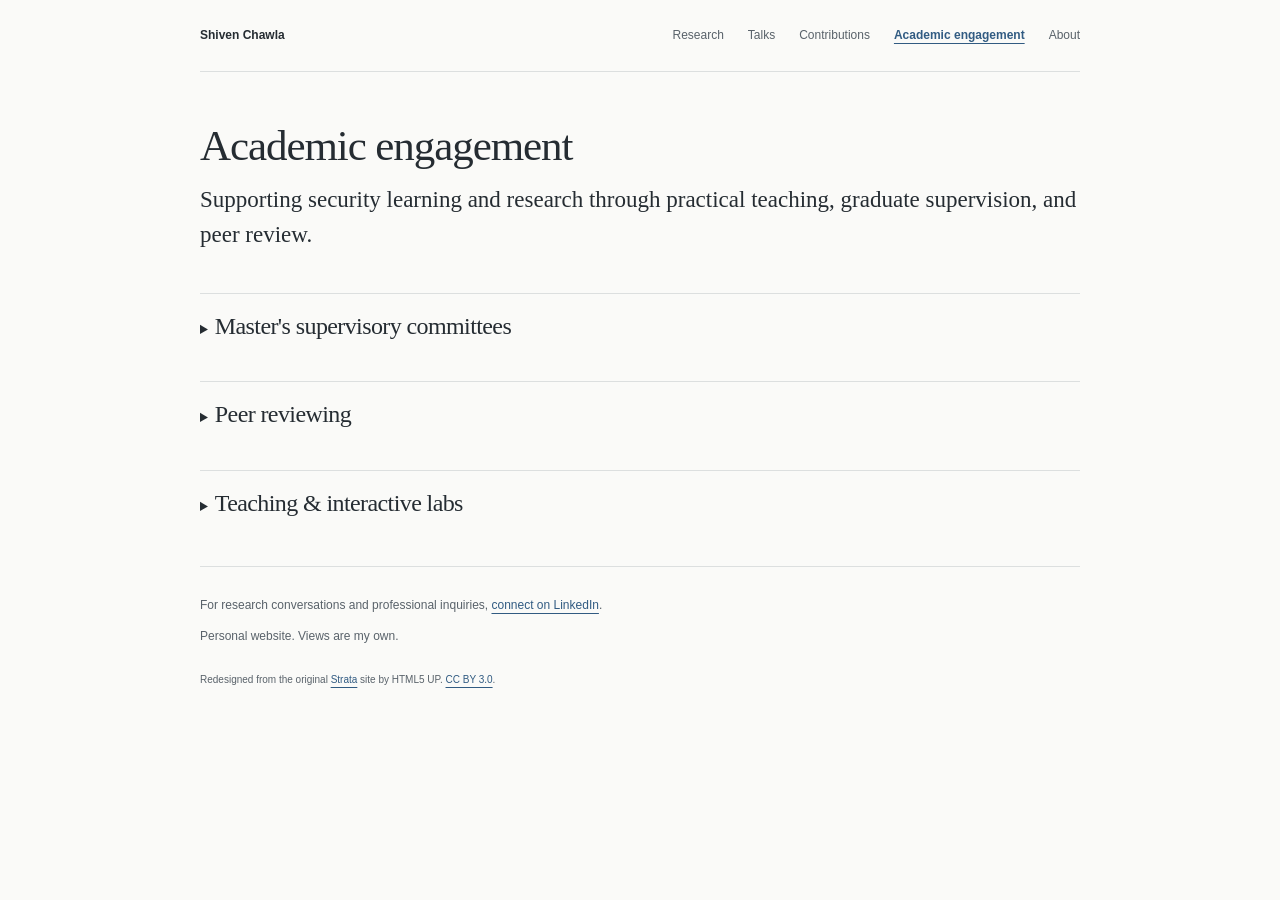
<file: service.html>
<!doctype html>
<html lang="en">
<head>
  <meta charset="utf-8">
  <meta name="viewport" content="width=device-width, initial-scale=1">
  <meta name="description" content="Shiven Chawla's teaching, interactive security labs, master's supervisory committees, and scholarly peer reviewing.">
  <meta name="theme-color" content="#fafaf8">
  <meta property="og:title" content="Academic Engagement | Shiven Chawla">
  <meta property="og:description" content="Hands-on security teaching, graduate research mentorship, and peer reviewing.">
  <meta property="og:type" content="website">
  <meta property="og:url" content="https://shivenchawla.com/service.html">
  <link rel="canonical" href="https://shivenchawla.com/service.html">
  <link rel="stylesheet" href="assets/css/studio.css">
  <script src="assets/js/disclosures.js" defer></script>
  <title>Academic Engagement | Shiven Chawla</title>
</head>
<body>
  <a class="skip-link" href="#main">Skip to content</a>
  <header class="site-header page-width">
    <a class="home-link" href="index.html">Shiven Chawla</a>
    <nav aria-label="Main navigation">
      <a href="research.html">Research</a>
      <a href="talks.html">Talks</a>
      <a href="contributions.html">Contributions</a>
      <a href="service.html" aria-current="page">Academic engagement</a>
      <a href="about.html">About</a>
    </nav>
  </header>
  <main id="main" class="page-width">
    <section class="page-section" id="service" aria-labelledby="service-title">
      <h1 id="service-title">Academic engagement</h1>
      <p class="lead">Supporting security learning and research through practical teaching, graduate supervision, and peer review.</p>
      <details class="work-group" id="committees">
      <summary><h2>Master's supervisory committees</h2></summary>
      <p class="section-intro">University of Washington Bothell</p>
      <article class="service-entry">
        <div class="dated-heading"><h4>Gayatri Malladi</h4><span>2025–2026</span></div>
        <p class="service-role">Master's Supervisory Committee member</p>
        <p><cite>GuardRAG: Adversarial Preference Training Against Indirect Prompt Injections in RAG Systems.</cite> Gayatri developed RIPE-II as the implementation for her thesis.</p>
        <a href="https://github.com/mg-2321/RIPE-II">RIPE-II implementation &nearr;</a>
      </article>
      <article class="service-entry">
        <div class="dated-heading"><h4>Jui Bangali</h4><span>2024–2025</span></div>
        <p class="service-role">Master's Supervisory Committee member</p>
        <p>Research evaluating Responsible AI practices and the security of tabular machine-learning models under label-flip poisoning and ZOO evasion attacks.</p>
        <a href="https://github.com/Jui1337/responsible-ai-security">Research implementation &nearr;</a>
      </article>
      <p class="source-note">Dates indicate service periods. Official UW ResearchWorks thesis links are not yet available.</p>
      </details>
      <details class="work-group" id="reviewing">
      <summary><h2>Peer reviewing</h2></summary>
      <dl class="review-list">
        <div><dt>IEEE Access <span>2024–2025</span></dt><dd>Journal reviewer · 27 review rounds across 21 review entries.</dd></div>
        <div><dt>International Conference on Computer Communications and Networks <span>2025</span></dt><dd>Conference reviewer · ICCCN · 1 review round.</dd></div>
      </dl>
      <p class="source-note">Counts reflect the Web of Science export dated October 17, 2026, with activity recorded from July 2024 to July 2025. Repeat rounds are included; manuscript details are not disclosed.</p>
      </details>
      <details class="work-group" id="teaching">
      <summary><h2>Teaching &amp; interactive labs</h2></summary>
      <p class="section-intro">Teaching Assistant · University of Washington Bothell · 2016–2017</p>
      <p>Prepared six repositories for hands-on teaching, including interactive malware reverse-engineering labs. These resources cover Android application behavior, mobile-system observation, and application development.</p>
      <aside class="lab-notice">
        <p><strong>Historical educational materials.</strong> Some examples deliberately demonstrate harmful application behavior. Analyze them only in isolated, disposable lab environments with synthetic data, never on personal or production devices. These repositories are not live demos and may require older tooling.</p>
      </aside>
      <ul class="resource-list teaching-resources">
        <li><a href="https://github.com/shivenchawla/Password_Sniffer">Password Sniffer</a><span>Android lab demonstrating the security implications of insecure inter-application messages.</span></li>
        <li><a href="https://github.com/shivenchawla/Trojan_Recipe">Trojan Recipe</a><span>Android lab for analyzing unwanted behavior hidden in an apparently ordinary application.</span></li>
        <li><a href="https://github.com/shivenchawla/TicTacToe_Malware">TicTacToe Malware</a><span>Android malware-analysis lab exploring background behavior and destructive side effects.</span></li>
        <li><a href="https://github.com/shivenchawla/ParameterCollection_Service">Parameter Collection Service</a><span>Mobile-system parameter logging developed in the context of investigating cellular-network anomalies.</span></li>
        <li><a href="https://github.com/shivenchawla/ParameterCollection_TestApp">Parameter Collection Test App</a><span>Additional teaching resource in the parameter-collection project.</span></li>
        <li><a href="https://github.com/shivenchawla/mood-sense-app">Mood Sense App</a><span>Spring Boot and MySQL application with documented application components and data handling.</span></li>
      </ul>
      </details>
    </section>

  </main>
  <footer class="site-footer page-width">
    <p>For research conversations and professional inquiries, <a href="https://www.linkedin.com/in/shivenchawla/">connect on LinkedIn</a>.</p>
    <p>Personal website. Views are my own.</p>
    <p class="credits">Redesigned from the original <a href="https://html5up.net/strata">Strata</a> site by HTML5 UP. <a href="https://creativecommons.org/licenses/by/3.0/">CC BY 3.0</a>.</p>
  </footer>
</body>
</html>
</file>
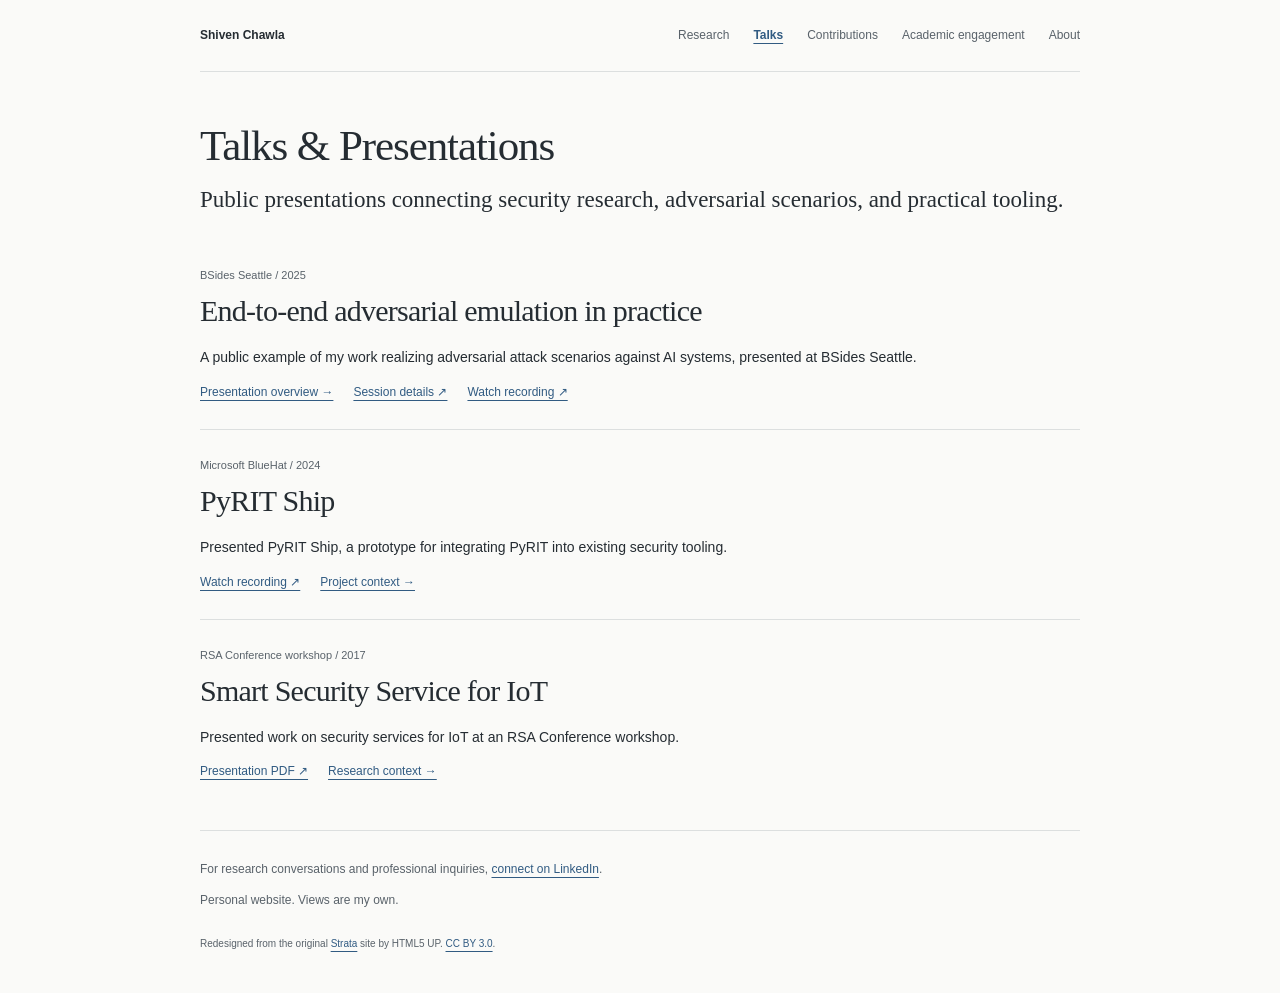
<file: talks.html>
<!doctype html>
<html lang="en">
<head>
  <meta charset="utf-8">
  <meta name="viewport" content="width=device-width, initial-scale=1">
  <meta name="description" content="Presentations by Shiven Chawla at BSides Seattle, Microsoft BlueHat, and RSA Conference, with recordings and presentation materials.">
  <meta name="theme-color" content="#fafaf8">
  <meta property="og:title" content="Talks &amp; Presentations | Shiven Chawla">
  <meta property="og:description" content="Public presentations on AI security, adversarial emulation, tooling, and IoT security.">
  <meta property="og:type" content="website">
  <meta property="og:url" content="https://shivenchawla.com/talks.html">
  <link rel="canonical" href="https://shivenchawla.com/talks.html">
  <link rel="stylesheet" href="assets/css/studio.css">
  <title>Talks &amp; Presentations | Shiven Chawla</title>
</head>
<body>
  <a class="skip-link" href="#main">Skip to content</a>
  <header class="site-header page-width">
    <a class="home-link" href="index.html">Shiven Chawla</a>
    <nav aria-label="Main navigation">
      <a href="research.html">Research</a>
      <a href="talks.html" aria-current="page">Talks</a>
      <a href="contributions.html">Contributions</a>
      <a href="service.html">Academic engagement</a>
      <a href="about.html">About</a>
    </nav>
  </header>
  <main id="main" class="page-width">
    <section class="page-section" aria-labelledby="talks-title">
      <h1 id="talks-title">Talks &amp; Presentations</h1>
      <p class="lead">Public presentations connecting security research, adversarial scenarios, and practical tooling.</p>
      <article class="work-entry" id="adversarial-work">
        <p class="entry-meta">BSides Seattle / 2025</p>
        <h2>End-to-end adversarial emulation in practice</h2>
        <p>A public example of my work realizing adversarial attack scenarios against AI systems, presented at BSides Seattle.</p>
        <div class="entry-links"><a href="adversarial-emulation.html">Presentation overview &rarr;</a><a href="https://bsides-seattle-2025.sessionize.com/session/843449">Session details &nearr;</a><a href="https://www.youtube.com/watch?v=z-U7c4dgFIo">Watch recording &nearr;</a></div>
      </article>
      <article class="work-entry" id="pyrit-ship-talk">
        <p class="entry-meta">Microsoft BlueHat / 2024</p>
        <h2>PyRIT Ship</h2>
        <p>Presented PyRIT Ship, a prototype for integrating PyRIT into existing security tooling.</p>
        <div class="entry-links"><a href="https://www.youtube.com/watch?v=wna5aIVfucI">Watch recording &nearr;</a><a href="contributions.html#pyrit-ship">Project context &rarr;</a></div>
      </article>
      <article class="work-entry" id="iot-workshop">
        <p class="entry-meta">RSA Conference workshop / 2017</p>
        <h2>Smart Security Service for IoT</h2>
        <p>Presented work on security services for IoT at an RSA Conference workshop.</p>
        <div class="entry-links"><a href="https://www.rsaconference.com/writable/files/About/smart_security_service_for_iot.pdf">Presentation PDF &nearr;</a><a href="iot-research.html">Research context &rarr;</a></div>
      </article>
    </section>
  </main>
  <footer class="site-footer page-width">
    <p>For research conversations and professional inquiries, <a href="https://www.linkedin.com/in/shivenchawla/">connect on LinkedIn</a>.</p>
    <p>Personal website. Views are my own.</p>
    <p class="credits">Redesigned from the original <a href="https://html5up.net/strata">Strata</a> site by HTML5 UP. <a href="https://creativecommons.org/licenses/by/3.0/">CC BY 3.0</a>.</p>
  </footer>
</body>
</html>
</file>
<file: assets/css/studio.css>
:root {
  color-scheme: light;
  --paper: #fafaf8;
  --ink: #252c32;
  --muted: #59626a;
  --accent: #315b82;
  --line: #dcdfdf;
  --wash: #f0f2f2;
  --serif: Georgia, "Times New Roman", serif;
}
* { box-sizing: border-box; }
html { scroll-behavior: smooth; scroll-padding-top: 24px; }
body { margin: 0; background: var(--paper); color: var(--ink); font-family: -apple-system, BlinkMacSystemFont, "Segoe UI", sans-serif; font-size: 16px; line-height: 1.75; }
a { color: var(--accent); text-decoration-thickness: 1px; text-underline-offset: 4px; }
a:hover { color: var(--ink); }
button, input, select { font: inherit; }
button, select, summary { cursor: pointer; }
:focus-visible { outline: 3px solid var(--accent); outline-offset: 4px; }
[hidden] { display: none !important; }
h1, h2, h3, h4, p { margin-top: 0; }
h1, h2 { font-family: var(--serif); font-weight: 400; line-height: 1.2; letter-spacing: -.025em; }
h1 { font-size: 43px; margin-bottom: 10px; }
h2 { font-size: 30px; margin-bottom: 16px; }
h3, h4 { line-height: 1.4; }
cite { font-style: normal; }
.page-width { width: min(100% - 64px, 880px); margin-inline: auto; }
.skip-link { position: absolute; left: 16px; top: -100px; z-index: 10; background: var(--ink); color: white; padding: 12px 20px; }
.skip-link:focus { top: 10px; }
.site-header { display: flex; align-items: center; justify-content: space-between; gap: 24px; padding-block: 25px; border-bottom: 1px solid var(--line); font-size: 12px; }
.home-link { color: var(--ink); font-weight: 650; text-decoration: none; }
.site-header nav { display: flex; flex-wrap: wrap; gap: 24px; }
.site-header nav a { color: var(--muted); text-decoration: none; }
.site-header nav a:hover { color: var(--accent); text-decoration: underline; }
.site-header nav a[aria-current="page"] { color: var(--accent); text-decoration: underline; font-weight: 600; }
.section-heading { display: flex; flex-wrap: wrap; align-items: baseline; justify-content: space-between; gap: 12px; margin-bottom: 24px; }
.section-heading h2 { margin-bottom: 0; }
.section-heading > a { font-size: 12px; }
.highlights { display: grid; grid-template-columns: repeat(3, minmax(0, 1fr)); gap: 28px; }
.highlight { border-top: 2px solid var(--accent); padding-top: 18px; display: flex; flex-direction: column; }
.highlight-kind { font-size: 11px; color: var(--muted); margin-bottom: 12px; }
.highlight h3 { font-family: var(--serif); font-size: 22px; font-weight: 400; margin-bottom: 12px; }
.highlight p { font-size: 13px; color: var(--muted); }
.highlight a { font-size: 12px; margin-top: auto; }
.back-link { display: inline-block; font-size: 12px; margin-bottom: 28px; }
.resource-list { padding: 0; list-style: none; margin-block: 24px 32px; }
.resource-list li { margin-bottom: 20px; }
.resource-list span { display: block; font-size: 12px; color: var(--muted); margin-top: 5px; }
.recording-panel { padding: 28px; background: var(--wash); border-left: 3px solid var(--accent); margin-block: 30px 18px; }
.recording-panel h2 { margin-top: 10px; }
.recording-panel p { font-size: 14px; }
.lab-notice { border-left: 3px solid var(--accent); background: var(--wash); padding: 16px 20px; margin-block: 24px; }
.lab-notice p { font-size: 13px; margin: 0; }
.teaching-resources { display: grid; grid-template-columns: repeat(2, minmax(0, 1fr)); gap: 24px; }
.teaching-resources li { margin: 0; }
.collection-nav { display: flex; flex-wrap: wrap; gap: 8px 18px; font-size: 12px; margin-bottom: 24px; }
.work-group { margin-top: 40px; }
.work-group { padding-top: 18px; }
.work-group > summary { color: var(--ink); }
.work-group > summary h2 { display: inline; font-size: 24px; margin: 0; }
.work-group[open] > summary { margin-bottom: 8px; }
.new-tab-note { font-size: 11px; color: var(--muted); }
main > .page-section:first-child { border-top: 0; padding-top: 48px; }
.introduction { padding-block: 60px 46px; }
.profile-heading { display: flex; align-items: center; gap: 36px; margin-bottom: 34px; }
.portrait { width: 140px; height: 140px; border-radius: 50%; object-fit: cover; flex-shrink: 0; }
.role { color: var(--muted); font-size: 14px; line-height: 1.6; margin-bottom: 15px; }
.profile-links { display: flex; flex-wrap: wrap; gap: 4px 18px; font-size: 12px; }
.introduction-copy { font-size: 16px; line-height: 1.65; }
.introduction-copy p { margin-bottom: 20px; }
.introduction-copy .lead { font-size: 21px; line-height: 1.55; }
.introduction-copy .research-outlook { color: var(--muted); margin-top: 24px; }
.introduction-copy p:last-child { margin-bottom: 0; }
.lead { font-family: var(--serif); font-size: 23px; line-height: 1.55; }
.page-section { border-top: 1px solid var(--line); padding-block: 40px 48px; }
.section-intro { color: var(--muted); font-size: 14px; margin-bottom: 24px; }
.work-controls { display: flex; align-items: end; flex-wrap: wrap; gap: 12px; margin-top: 28px; }
.work-controls label { display: block; font-size: 11px; font-weight: 600; margin-bottom: 5px; }
.search-field { flex: 1; min-width: 180px; }
.work-controls input, .work-controls select { width: 100%; min-height: 42px; background: transparent; color: var(--ink); border: 1px solid #aeb6bc; border-radius: 4px; padding: 8px 10px; font-size: 12px; }
.work-controls button { min-height: 42px; background: transparent; border: 0; padding: 8px; color: var(--accent); text-decoration: underline; text-underline-offset: 4px; font-size: 12px; }
.result-count { font-size: 11px; color: var(--muted); margin: 12px 0 0; }
.work-entry { padding-block: 26px; border-bottom: 1px solid var(--line); }
.work-entry:last-child { border-bottom: 0; padding-bottom: 0; }
.entry-meta { color: var(--muted); font-size: 11px; margin-bottom: 8px; }
.entry-meta span { margin-inline: 6px; color: #737f88; }
.work-entry h3 { font-family: var(--serif); font-size: 23px; font-weight: 400; margin-bottom: 10px; }
.work-entry > p:not(.entry-meta) { font-size: 14px; margin-bottom: 12px; }
.work-entry > p.authors { color: var(--muted); font-size: 12px; }
.entry-links { display: flex; flex-wrap: wrap; gap: 8px 20px; font-size: 12px; }
.empty-state { padding-block: 36px; color: var(--muted); }
.subheading { font-size: 17px; font-weight: 600; margin-top: 30px; margin-bottom: 8px; }
.service-entry { padding-block: 18px; }
.dated-heading { display: flex; align-items: baseline; justify-content: space-between; gap: 20px; }
.dated-heading h4 { font-size: 16px; margin-bottom: 4px; }
.dated-heading span { flex-shrink: 0; font-size: 12px; color: var(--muted); }
.service-entry p { font-size: 14px; margin-bottom: 10px; }
.service-entry .service-role { font-size: 12px; color: var(--muted); margin-bottom: 8px; }
.service-entry a { font-size: 12px; }
.source-note { font-size: 11px; color: var(--muted); margin-top: 14px; }
.review-list { margin-block: 18px; }
.review-list > div { margin-bottom: 20px; }
.review-list dt { font-size: 14px; font-weight: 600; }
.review-list dt span { display: inline-block; margin-left: 10px; font-size: 12px; font-weight: 400; color: var(--muted); }
.review-list dd { margin: 4px 0 0; color: var(--muted); font-size: 13px; }
#background > p { font-size: 14px; }
details { border-top: 1px solid var(--line); margin-top: 20px; padding-top: 16px; font-size: 14px; }
summary { font-weight: 600; }
details[open] > summary { margin-bottom: 24px; }
.timeline { list-style: none; margin: 0; padding: 0; }
.timeline li { display: grid; grid-template-columns: 120px 1fr; gap: 20px; padding-bottom: 24px; }
.timeline-date { font-size: 12px; color: var(--muted); padding-top: 2px; }
.timeline h3 { font-size: 14px; margin-bottom: 4px; }
.timeline p { font-size: 13px; color: var(--muted); margin-bottom: 0; }
.archive p, .archive li { font-size: 12px; }
.archive ul { padding-left: 20px; }
.archive li { margin-bottom: 10px; }
.site-footer { padding-block: 28px 40px; border-top: 1px solid var(--line); }
.site-footer p { font-size: 12px; color: var(--muted); margin-bottom: 10px; }
.site-footer .credits { font-size: 10px; margin-top: 24px; margin-bottom: 0; }
@media (max-width: 700px) {
  .highlights { grid-template-columns: 1fr; gap: 24px; }
  .teaching-resources { grid-template-columns: 1fr; }
  .page-width { width: calc(100% - 40px); }
  .site-header { align-items: start; gap: 16px; }
  .site-header nav { gap: 6px 16px; justify-content: end; }
  .home-link { max-width: 70px; line-height: 1.5; }
  .introduction { padding-block: 40px 34px; }
  .profile-heading { align-items: start; gap: 22px; }
  .portrait { width: 90px; height: 90px; }
  h1 { font-size: 32px; }
  .profile-links { gap: 6px 14px; }
  .lead { font-size: 21px; }
  .introduction-copy .lead { font-size: 19px; }
  .page-section { padding-block: 32px 36px; }
  .search-field { flex-basis: 100%; }
  .work-controls > div:not(.search-field) { flex: 1; min-width: 125px; }
  .dated-heading { gap: 12px; }
  .timeline li { grid-template-columns: 1fr; gap: 5px; }
}
@media (max-width: 400px) {
  .profile-heading { flex-direction: column; gap: 20px; }
  .site-header nav { font-size: 11px; }
}
@media (prefers-reduced-motion: reduce) {
  html { scroll-behavior: auto; }
}
</file>
